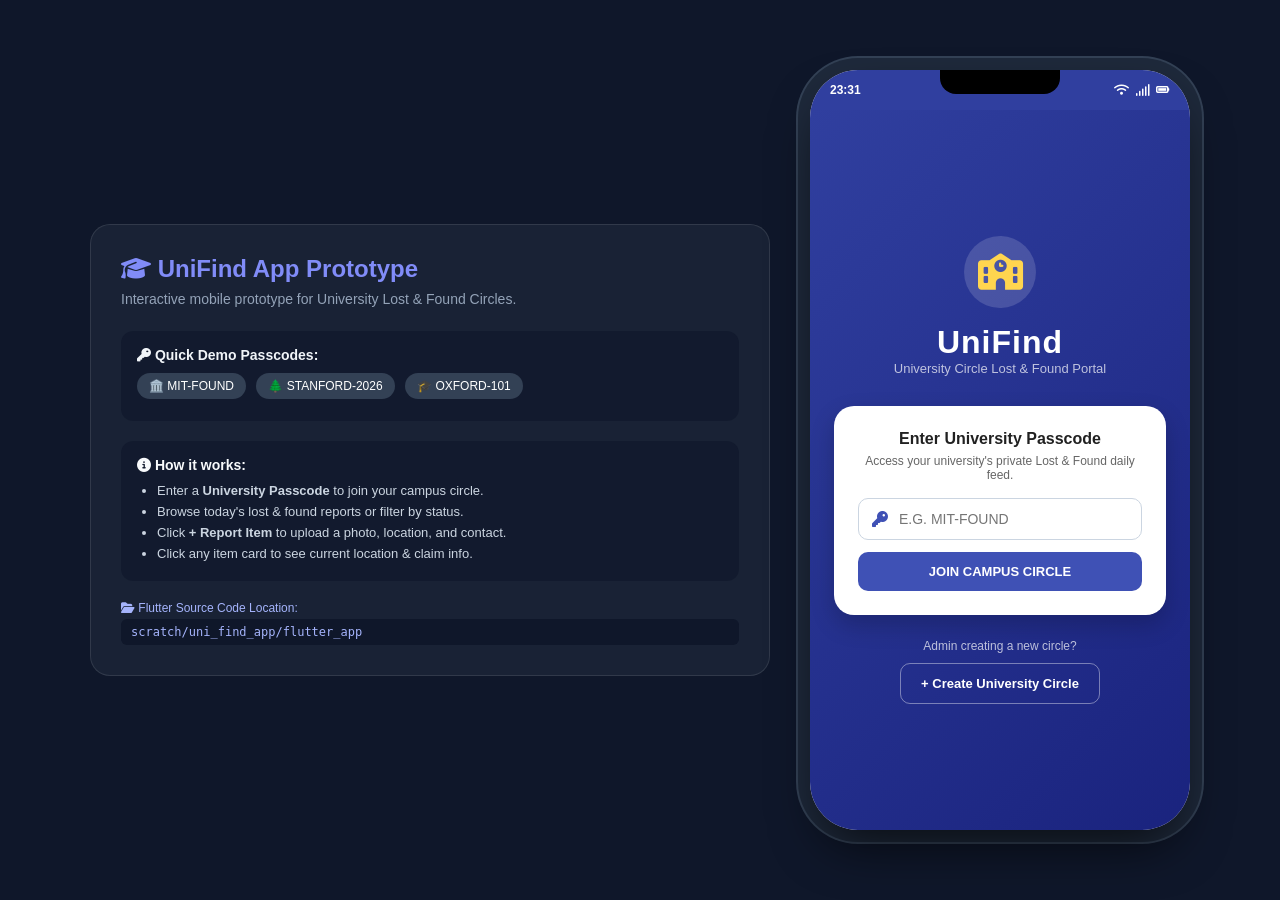
<file: docs/index.html>
<!DOCTYPE html>
<html lang="en">
<head>
  <meta charset="UTF-8">
  <meta name="viewport" content="width=device-width, initial-scale=1.0">
  <title>UniFind - Campus Lost & Found Mobile App Prototype</title>
  <link rel="stylesheet" href="styles.css">
  <link rel="stylesheet" href="https://cdnjs.cloudflare.com/ajax/libs/font-awesome/6.4.0/css/all.min.css">
</head>
<body>
  <div class="desktop-wrapper">
    <div class="control-panel">
      <h1><i class="fa-solid fa-graduation-cap"></i> UniFind App Prototype</h1>
      <p>Interactive mobile prototype for University Lost & Found Circles.</p>

      <div class="demo-passcodes">
        <h3><i class="fa-solid fa-key"></i> Quick Demo Passcodes:</h3>
        <button class="chip-btn" onclick="fillPasscode('MIT-FOUND')">🏛️ MIT-FOUND</button>
        <button class="chip-btn" onclick="fillPasscode('STANFORD-2026')">🌲 STANFORD-2026</button>
        <button class="chip-btn" onclick="fillPasscode('OXFORD-101')">🎓 OXFORD-101</button>
      </div>

      <div class="quick-instructions">
        <h3><i class="fa-solid fa-circle-info"></i> How it works:</h3>
        <ul>
          <li>Enter a <strong>University Passcode</strong> to join your campus circle.</li>
          <li>Browse today's lost & found reports or filter by status.</li>
          <li>Click <strong>+ Report Item</strong> to upload a photo, location, and contact.</li>
          <li>Click any item card to see current location & claim info.</li>
        </ul>
      </div>

      <div class="workspace-tip">
        <i class="fa-solid fa-folder-open"></i> Flutter Source Code Location:
        <code>scratch/uni_find_app/flutter_app</code>
      </div>
    </div>

    <!-- Phone Simulator Container -->
    <div class="phone-simulator">
      <div class="phone-speaker"></div>
      
      <!-- Screen Views Container -->
      <div class="phone-screen">
        
        <!-- Top Status Bar -->
        <div class="status-bar">
          <span id="clock">13:45</span>
          <div class="status-icons">
            <i class="fa-solid fa-wifi"></i>
            <i class="fa-solid fa-signal"></i>
            <i class="fa-solid fa-battery-full"></i>
          </div>
        </div>

        <!-- VIEW 1: PASSCODE ENTRY -->
        <div id="view-passcode" class="view active">
          <div class="auth-hero">
            <div class="app-icon-badge">
              <i class="fa-solid fa-school"></i>
            </div>
            <h2>UniFind</h2>
            <p>University Circle Lost & Found Portal</p>
          </div>

          <div class="card auth-card">
            <h3>Enter University Passcode</h3>
            <p class="subtext">Access your university's private Lost & Found daily feed.</p>
            
            <div class="input-group">
              <i class="fa-solid fa-key input-icon"></i>
              <input type="text" id="passcode-input" placeholder="e.g. MIT-FOUND" uppercase>
            </div>
            <div id="auth-error" class="error-msg hidden">Invalid Passcode! Try MIT-FOUND or STANFORD-2026.</div>

            <button class="btn btn-primary" onclick="handleJoinPasscode()">JOIN CAMPUS CIRCLE</button>
          </div>

          <div class="create-circle-sec">
            <p>Admin creating a new circle?</p>
            <button class="btn btn-outline" onclick="showCreateModal()">+ Create University Circle</button>
          </div>
        </div>

        <!-- VIEW 2: CAMPUS DASHBOARD -->
        <div id="view-dashboard" class="view hidden">
          <!-- App Bar Header -->
          <header class="app-header">
            <div class="circle-info">
              <span id="circle-badge" class="badge-emoji">🏛️</span>
              <div>
                <h3 id="circle-name">MIT Campus Circle</h3>
                <span id="circle-meta" class="sub-meta">Passcode: MIT-FOUND • 4,250 members</span>
              </div>
            </div>
            <button class="icon-btn" onclick="handleLeaveCircle()" title="Switch Circle">
              <i class="fa-solid fa-arrow-right-from-bracket"></i>
            </button>
          </header>

          <!-- Search & Filter Bar -->
          <div class="search-filter-box">
            <div class="search-bar">
              <i class="fa-solid fa-magnifying-glass"></i>
              <input type="text" id="search-input" placeholder="Search reported items or places..." oninput="renderItems()">
            </div>
            
            <div class="filter-row">
              <div class="status-chips">
                <button class="status-chip active" data-status="ALL" onclick="setStatusFilter('ALL', this)">All</button>
                <button class="status-chip" data-status="LOST" onclick="setStatusFilter('LOST', this)">🔴 Lost</button>
                <button class="status-chip" data-status="FOUND" onclick="setStatusFilter('FOUND', this)">🟢 Found</button>
                <button class="status-chip" data-status="CLAIMED" onclick="setStatusFilter('CLAIMED', this)">⚪ Claimed</button>
              </div>
              <button id="today-toggle" class="today-btn" onclick="toggleTodayFilter()">⚡ Today</button>
            </div>
          </div>

          <!-- Feed Container -->
          <div id="items-container" class="items-list">
            <!-- Dynamic items rendered via app.js -->
          </div>

          <!-- Floating Action Button -->
          <button class="fab" onclick="showReportModal()">
            <i class="fa-solid fa-plus"></i> REPORT ITEM
          </button>
        </div>

      </div>
    </div>
  </div>

  <!-- MODAL: REPORT ITEM -->
  <div id="report-modal" class="modal hidden">
    <div class="modal-content">
      <div class="modal-header">
        <h3><i class="fa-solid fa-bullhorn"></i> Report Lost or Found Item</h3>
        <button class="close-btn" onclick="closeReportModal()">&times;</button>
      </div>
      <form id="report-form" onsubmit="handleReportSubmit(event)">
        
        <div class="status-radio-group">
          <label class="radio-label lost">
            <input type="radio" name="itemStatus" value="LOST">
            <span>🔴 I LOST This Item</span>
          </label>
          <label class="radio-label found">
            <input type="radio" name="itemStatus" value="FOUND" checked>
            <span>🟢 I FOUND This Item</span>
          </label>
        </div>

        <div class="form-group">
          <label>Item Name / Title *</label>
          <input type="text" id="form-title" placeholder="e.g. Silver AirPods Pro in Black Case" required>
        </div>

        <div class="form-group">
          <label>Category *</label>
          <select id="form-category" required>
            <option value="electronics">Electronics / Gadgets</option>
            <option value="keys">Keys</option>
            <option value="idCard">ID Card / Badge</option>
            <option value="wallet">Wallet / Purse</option>
            <option value="clothing">Clothing / Accessories</option>
            <option value="books">Books & Stationery</option>
            <option value="bag">Bag / Backpack</option>
            <option value="other">Other</option>
          </select>
        </div>

        <div class="form-group">
          <label>Description / Remarks / Condition *</label>
          <textarea id="form-desc" rows="3" placeholder="Specify color, marks, condition, or confidential detail..." required></textarea>
        </div>

        <div class="form-group">
          <label>Place Where Lost / Found *</label>
          <input type="text" id="form-location" placeholder="e.g. Central Library, 3rd Floor" required>
        </div>

        <div class="form-group">
          <label>Where is the item right now? *</label>
          <input type="text" id="form-storage" placeholder="e.g. Main Security Desk Gate 1 / Held by me" required>
        </div>

        <div class="form-section-title">Designated Contact Information</div>

        <div class="form-group">
          <label>Contact Person Name *</label>
          <input type="text" id="form-contact-name" placeholder="e.g. Officer Alex Rivera" required>
        </div>

        <div class="form-group">
          <label>Phone / WhatsApp Number *</label>
          <input type="text" id="form-contact-phone" placeholder="e.g. +1 (555) 019-2831" required>
        </div>

        <div class="form-group">
          <label>Email Address *</label>
          <input type="email" id="form-contact-email" placeholder="e.g. alex@university.edu" required>
        </div>

        <div class="form-group">
          <label>Photo URL (Optional preset ready)</label>
          <input type="url" id="form-photo" placeholder="https://..." value="https://images.unsplash.com/photo-1541807084-5c52b6b3adef?w=500">
        </div>

        <button type="submit" class="btn btn-primary btn-block">PUBLISH TO CAMPUS CIRCLE</button>
      </form>
    </div>
  </div>

  <!-- MODAL: ITEM DETAILS -->
  <div id="detail-modal" class="modal hidden">
    <div class="modal-content">
      <div class="modal-header">
        <h3><i class="fa-solid fa-circle-info"></i> Item Details</h3>
        <button class="close-btn" onclick="closeDetailModal()">&times;</button>
      </div>
      <div id="detail-content">
        <!-- Rendered dynamically -->
      </div>
    </div>
  </div>

  <!-- MODAL: CREATE CIRCLE -->
  <div id="create-circle-modal" class="modal hidden">
    <div class="modal-content">
      <div class="modal-header">
        <h3><i class="fa-solid fa-plus-circle"></i> Create University Circle</h3>
        <button class="close-btn" onclick="closeCreateModal()">&times;</button>
      </div>
      <form id="create-circle-form" onsubmit="handleCreateCircleSubmit(event)">
        <div class="form-group">
          <label>University Name *</label>
          <input type="text" id="new-circle-name" placeholder="e.g. Harvard University" required>
        </div>
        <div class="form-group">
          <label>Create Passcode *</label>
          <input type="text" id="new-circle-code" placeholder="e.g. HARVARD-2026" required uppercase>
        </div>
        <div class="form-group">
          <label>Campus Location *</label>
          <input type="text" id="new-circle-loc" placeholder="e.g. Cambridge, MA" required>
        </div>
        <div class="form-group">
          <label>Admin Contact Email *</label>
          <input type="email" id="new-circle-email" placeholder="e.g. admin@harvard.edu" required>
        </div>
        <button type="submit" class="btn btn-primary btn-block">CREATE & JOIN CIRCLE</button>
      </form>
    </div>
  </div>

  <script src="app.js"></script>
</body>
</html>
</file>
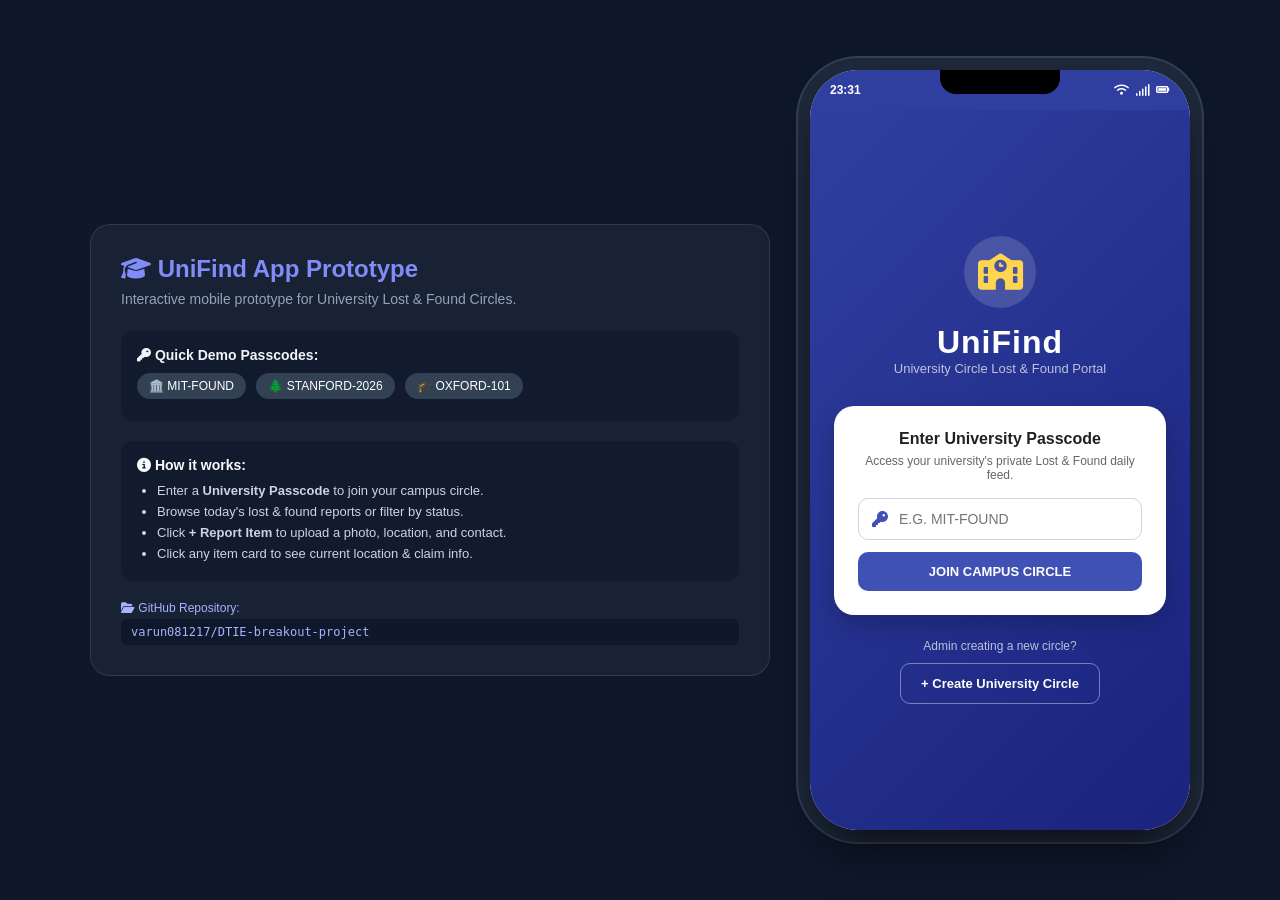
<file: unifind_app_standalone.html>
<!DOCTYPE html>
<html lang="en">
<head>
  <meta charset="UTF-8">
  <meta name="viewport" content="width=device-width, initial-scale=1.0">
  <title>UniFind - Campus Lost & Found Mobile App Prototype</title>
  <link rel="stylesheet" href="https://cdnjs.cloudflare.com/ajax/libs/font-awesome/6.4.0/css/all.min.css">
  <style>
    :root {
      --primary: #3f51b5;
      --primary-dark: #303f9f;
      --primary-light: #e8eaf6;
      --accent: #ff4081;
      --bg-dark: #1a1c2e;
      --card-bg: #ffffff;
      --text-main: #212121;
      --text-muted: #666666;
      --lost-red: #e53935;
      --found-green: #43a047;
      --claimed-gray: #757575;
    }

    * {
      box-sizing: border-box;
      margin: 0;
      padding: 0;
      font-family: -apple-system, BlinkMacSystemFont, "Segoe UI", Roboto, Helvetica, Arial, sans-serif;
    }

    body {
      background: #0f172a;
      color: #f8fafc;
      min-height: 100vh;
      display: flex;
      justify-content: center;
      align-items: center;
      padding: 20px;
    }

    .desktop-wrapper {
      display: flex;
      gap: 40px;
      max-width: 1100px;
      width: 100%;
      align-items: center;
    }

    .control-panel {
      flex: 1;
      background: rgba(30, 41, 59, 0.7);
      backdrop-filter: blur(12px);
      border: 1px solid rgba(255, 255, 255, 0.1);
      padding: 30px;
      border-radius: 20px;
    }

    .control-panel h1 {
      font-size: 24px;
      margin-bottom: 8px;
      color: #818cf8;
    }

    .control-panel p {
      color: #94a3b8;
      margin-bottom: 24px;
      font-size: 14px;
    }

    .demo-passcodes {
      background: rgba(15, 23, 42, 0.6);
      padding: 16px;
      border-radius: 12px;
      margin-bottom: 20px;
    }

    .demo-passcodes h3 {
      font-size: 14px;
      color: #f1f5f9;
      margin-bottom: 10px;
    }

    .chip-btn {
      background: #334155;
      color: #fff;
      border: none;
      padding: 6px 12px;
      border-radius: 20px;
      font-size: 12px;
      cursor: pointer;
      margin-right: 6px;
      margin-bottom: 6px;
      transition: all 0.2s;
    }

    .chip-btn:hover {
      background: #6366f1;
    }

    .quick-instructions {
      background: rgba(15, 23, 42, 0.6);
      padding: 16px;
      border-radius: 12px;
      margin-bottom: 20px;
    }

    .quick-instructions h3 {
      font-size: 14px;
      margin-bottom: 8px;
    }

    .quick-instructions ul {
      padding-left: 20px;
      font-size: 13px;
      color: #cbd5e1;
      line-height: 1.6;
    }

    .workspace-tip {
      font-size: 12px;
      color: #a5b4fc;
    }

    .workspace-tip code {
      display: block;
      margin-top: 4px;
      background: #0f172a;
      padding: 6px 10px;
      border-radius: 6px;
      font-family: monospace;
    }

    /* PHONE SIMULATOR SHELL */
    .phone-simulator {
      width: 380px;
      height: 760px;
      background: #000;
      border-radius: 48px;
      box-shadow: 0 25px 50px -12px rgba(0, 0, 0, 0.7), 0 0 0 12px #1e293b, 0 0 0 14px #334155;
      position: relative;
      overflow: hidden;
      display: flex;
      flex-direction: column;
    }

    .phone-speaker {
      width: 120px;
      height: 24px;
      background: #000;
      position: absolute;
      top: 0;
      left: 50%;
      transform: translateX(-50%);
      border-bottom-left-radius: 16px;
      border-bottom-right-radius: 16px;
      z-index: 100;
    }

    .phone-screen {
      flex: 1;
      background: #f8fafc;
      color: var(--text-main);
      display: flex;
      flex-direction: column;
      position: relative;
      overflow: hidden;
    }

    .status-bar {
      height: 40px;
      padding: 0 20px;
      display: flex;
      justify-content: space-between;
      align-items: center;
      font-size: 12px;
      font-weight: 600;
      color: #fff;
      background: var(--primary-dark);
      z-index: 90;
    }

    .status-icons {
      display: flex;
      gap: 6px;
    }

    /* VIEWS */
    .view {
      flex: 1;
      display: flex;
      flex-direction: column;
      overflow-y: auto;
      position: relative;
    }

    .view.hidden {
      display: none !important;
    }

    /* AUTH VIEW */
    #view-passcode {
      background: linear-gradient(135deg, #303f9f 0%, #1a237e 100%);
      color: #fff;
      padding: 24px;
      text-align: center;
      justify-content: center;
    }

    .auth-hero {
      margin-bottom: 30px;
    }

    .app-icon-badge {
      width: 72px;
      height: 72px;
      background: rgba(255, 255, 255, 0.15);
      border-radius: 50%;
      display: flex;
      justify-content: center;
      align-items: center;
      font-size: 36px;
      color: #ffd54f;
      margin: 0 auto 16px;
    }

    .auth-hero h2 {
      font-size: 32px;
      font-weight: 800;
      letter-spacing: 1px;
    }

    .auth-hero p {
      font-size: 13px;
      color: rgba(255, 255, 255, 0.7);
    }

    .auth-card {
      background: #fff;
      color: var(--text-main);
      padding: 24px;
      border-radius: 20px;
      box-shadow: 0 10px 25px rgba(0, 0, 0, 0.2);
    }

    .auth-card h3 {
      font-size: 16px;
      font-weight: 700;
    }

    .subtext {
      font-size: 12px;
      color: #666;
      margin: 6px 0 16px;
    }

    .input-group {
      position: relative;
      margin-bottom: 12px;
    }

    .input-icon {
      position: absolute;
      left: 14px;
      top: 50%;
      transform: translateY(-50%);
      color: var(--primary);
    }

    .input-group input {
      width: 100%;
      padding: 12px 12px 12px 40px;
      border: 1px solid #cbd5e1;
      border-radius: 10px;
      font-size: 14px;
      text-transform: uppercase;
    }

    .error-msg {
      color: var(--lost-red);
      font-size: 12px;
      margin-bottom: 12px;
    }

    .btn {
      padding: 12px 20px;
      border: none;
      border-radius: 10px;
      font-weight: 700;
      font-size: 13px;
      cursor: pointer;
      transition: opacity 0.2s;
    }

    .btn-primary {
      background: var(--primary);
      color: #fff;
      width: 100%;
    }

    .btn-primary:hover {
      opacity: 0.9;
    }

    .btn-outline {
      background: transparent;
      border: 1px solid rgba(255, 255, 255, 0.4);
      color: #fff;
      margin-top: 10px;
    }

    .create-circle-sec {
      margin-top: 24px;
      font-size: 12px;
      color: rgba(255, 255, 255, 0.7);
    }

    /* DASHBOARD VIEW */
    .app-header {
      background: var(--primary-dark);
      color: #fff;
      padding: 12px 16px;
      display: flex;
      justify-content: space-between;
      align-items: center;
    }

    .circle-info {
      display: flex;
      align-items: center;
      gap: 10px;
    }

    .badge-emoji {
      font-size: 24px;
    }

    .circle-info h3 {
      font-size: 14px;
      font-weight: 700;
    }

    .sub-meta {
      font-size: 10px;
      color: rgba(255, 255, 255, 0.7);
    }

    .icon-btn {
      background: none;
      border: none;
      color: #fff;
      font-size: 16px;
      cursor: pointer;
    }

    .search-filter-box {
      background: var(--primary-dark);
      padding: 0 16px 14px;
    }

    .search-bar {
      position: relative;
      margin-bottom: 10px;
    }

    .search-bar i {
      position: absolute;
      left: 12px;
      top: 50%;
      transform: translateY(-50%);
      color: #94a3b8;
    }

    .search-bar input {
      width: 100%;
      padding: 10px 10px 10px 36px;
      border: none;
      border-radius: 20px;
      font-size: 13px;
      outline: none;
    }

    .filter-row {
      display: flex;
      justify-content: space-between;
      align-items: center;
    }

    .status-chips {
      display: flex;
      gap: 4px;
    }

    .status-chip {
      background: rgba(255, 255, 255, 0.2);
      color: #fff;
      border: none;
      padding: 4px 10px;
      border-radius: 14px;
      font-size: 11px;
      cursor: pointer;
    }

    .status-chip.active {
      background: #fff;
      color: var(--primary-dark);
      font-weight: 700;
    }

    .today-btn {
      background: rgba(255, 255, 255, 0.2);
      color: #fff;
      border: none;
      padding: 4px 10px;
      border-radius: 14px;
      font-size: 11px;
      font-weight: 700;
      cursor: pointer;
    }

    .today-btn.active {
      background: #f59e0b;
      color: #fff;
    }

    /* FEED ITEMS LIST */
    .items-list {
      flex: 1;
      padding: 14px;
      overflow-y: auto;
    }

    .item-card {
      background: #fff;
      border-radius: 16px;
      overflow: hidden;
      box-shadow: 0 4px 12px rgba(0, 0, 0, 0.05);
      margin-bottom: 14px;
      cursor: pointer;
      transition: transform 0.2s;
    }

    .item-card:hover {
      transform: translateY(-2px);
    }

    .card-img-wrap {
      height: 160px;
      position: relative;
      background: #e2e8f0;
    }

    .card-img-wrap img {
      width: 100%;
      height: 100%;
      object-fit: cover;
    }

    .card-badge {
      position: absolute;
      top: 10px;
      left: 10px;
      padding: 4px 8px;
      border-radius: 12px;
      font-size: 10px;
      font-weight: 800;
      color: #fff;
      letter-spacing: 0.5px;
    }

    .badge-lost { background: var(--lost-red); }
    .badge-found { background: var(--found-green); }
    .badge-claimed { background: var(--claimed-gray); }

    .badge-today {
      position: absolute;
      top: 10px;
      right: 10px;
      background: #f59e0b;
      color: #fff;
      font-size: 9px;
      padding: 3px 6px;
      border-radius: 8px;
      font-weight: 800;
    }

    .card-body {
      padding: 12px;
    }

    .card-title-row {
      display: flex;
      justify-content: space-between;
      align-items: center;
      margin-bottom: 4px;
    }

    .card-title-row h4 {
      font-size: 15px;
      font-weight: 700;
    }

    .cat-chip {
      font-size: 10px;
      background: var(--primary-light);
      color: var(--primary);
      padding: 2px 6px;
      border-radius: 6px;
    }

    .card-desc {
      font-size: 12px;
      color: #64748b;
      margin-bottom: 10px;
      display: -webkit-box;
      -webkit-line-clamp: 2;
      -webkit-box-orient: vertical;
      overflow: hidden;
    }

    .card-meta-line {
      font-size: 11px;
      color: #334155;
      display: flex;
      align-items: center;
      gap: 6px;
      margin-bottom: 4px;
    }

    .card-meta-line i {
      width: 14px;
      color: var(--primary);
    }

    .fab {
      position: absolute;
      bottom: 16px;
      right: 16px;
      background: var(--primary);
      color: #fff;
      border: none;
      padding: 12px 18px;
      border-radius: 30px;
      font-weight: 700;
      font-size: 12px;
      box-shadow: 0 4px 14px rgba(63, 81, 181, 0.4);
      cursor: pointer;
    }

    /* MODALS */
    .modal {
      position: absolute;
      top: 0;
      left: 0;
      right: 0;
      bottom: 0;
      background: rgba(0, 0, 0, 0.6);
      z-index: 200;
      display: flex;
      justify-content: center;
      align-items: flex-end;
    }

    .modal.hidden {
      display: none !important;
    }

    .modal-content {
      background: #fff;
      color: var(--text-main);
      width: 100%;
      max-height: 90%;
      border-top-left-radius: 24px;
      border-top-right-radius: 24px;
      padding: 20px;
      overflow-y: auto;
    }

    .modal-header {
      display: flex;
      justify-content: space-between;
      align-items: center;
      margin-bottom: 16px;
      border-bottom: 1px solid #e2e8f0;
      padding-bottom: 10px;
    }

    .modal-header h3 {
      font-size: 16px;
      color: var(--primary-dark);
    }

    .close-btn {
      background: none;
      border: none;
      font-size: 24px;
      cursor: pointer;
      color: #64748b;
    }

    .status-radio-group {
      display: flex;
      gap: 10px;
      margin-bottom: 14px;
    }

    .radio-label {
      flex: 1;
      padding: 10px;
      border: 1px solid #cbd5e1;
      border-radius: 8px;
      font-size: 11px;
      font-weight: 700;
      display: flex;
      align-items: center;
      gap: 6px;
      cursor: pointer;
    }

    .form-group {
      margin-bottom: 12px;
    }

    .form-group label {
      display: block;
      font-size: 11px;
      font-weight: 700;
      color: #475569;
      margin-bottom: 4px;
    }

    .form-group input,
    .form-group select,
    .form-group textarea {
      width: 100%;
      padding: 8px 12px;
      border: 1px solid #cbd5e1;
      border-radius: 8px;
      font-size: 12px;
    }

    .form-section-title {
      font-size: 12px;
      font-weight: 800;
      color: var(--primary);
      margin: 16px 0 8px;
    }

    .btn-block {
      width: 100%;
      margin-top: 10px;
    }

    .hidden {
      display: none !important;
    }
  </style>
</head>
<body>
  <div class="desktop-wrapper">
    <div class="control-panel">
      <h1><i class="fa-solid fa-graduation-cap"></i> UniFind App Prototype</h1>
      <p>Interactive mobile prototype for University Lost & Found Circles.</p>

      <div class="demo-passcodes">
        <h3><i class="fa-solid fa-key"></i> Quick Demo Passcodes:</h3>
        <button class="chip-btn" onclick="fillPasscode('MIT-FOUND')">🏛️ MIT-FOUND</button>
        <button class="chip-btn" onclick="fillPasscode('STANFORD-2026')">🌲 STANFORD-2026</button>
        <button class="chip-btn" onclick="fillPasscode('OXFORD-101')">🎓 OXFORD-101</button>
      </div>

      <div class="quick-instructions">
        <h3><i class="fa-solid fa-circle-info"></i> How it works:</h3>
        <ul>
          <li>Enter a <strong>University Passcode</strong> to join your campus circle.</li>
          <li>Browse today's lost & found reports or filter by status.</li>
          <li>Click <strong>+ Report Item</strong> to upload a photo, location, and contact.</li>
          <li>Click any item card to see current location & claim info.</li>
        </ul>
      </div>

      <div class="workspace-tip">
        <i class="fa-solid fa-folder-open"></i> GitHub Repository:
        <code>varun081217/DTIE-breakout-project</code>
      </div>
    </div>

    <!-- Phone Simulator Container -->
    <div class="phone-simulator">
      <div class="phone-speaker"></div>
      
      <!-- Screen Views Container -->
      <div class="phone-screen">
        
        <!-- Top Status Bar -->
        <div class="status-bar">
          <span id="clock">13:45</span>
          <div class="status-icons">
            <i class="fa-solid fa-wifi"></i>
            <i class="fa-solid fa-signal"></i>
            <i class="fa-solid fa-battery-full"></i>
          </div>
        </div>

        <!-- VIEW 1: PASSCODE ENTRY -->
        <div id="view-passcode" class="view active">
          <div class="auth-hero">
            <div class="app-icon-badge">
              <i class="fa-solid fa-school"></i>
            </div>
            <h2>UniFind</h2>
            <p>University Circle Lost & Found Portal</p>
          </div>

          <div class="card auth-card">
            <h3>Enter University Passcode</h3>
            <p class="subtext">Access your university's private Lost & Found daily feed.</p>
            
            <div class="input-group">
              <i class="fa-solid fa-key input-icon"></i>
              <input type="text" id="passcode-input" placeholder="e.g. MIT-FOUND" uppercase>
            </div>
            <div id="auth-error" class="error-msg hidden">Invalid Passcode! Try MIT-FOUND or STANFORD-2026.</div>

            <button class="btn btn-primary" onclick="handleJoinPasscode()">JOIN CAMPUS CIRCLE</button>
          </div>

          <div class="create-circle-sec">
            <p>Admin creating a new circle?</p>
            <button class="btn btn-outline" onclick="showCreateModal()">+ Create University Circle</button>
          </div>
        </div>

        <!-- VIEW 2: CAMPUS DASHBOARD -->
        <div id="view-dashboard" class="view hidden">
          <!-- App Bar Header -->
          <header class="app-header">
            <div class="circle-info">
              <span id="circle-badge" class="badge-emoji">🏛️</span>
              <div>
                <h3 id="circle-name">MIT Campus Circle</h3>
                <span id="circle-meta" class="sub-meta">Passcode: MIT-FOUND • 4,250 members</span>
              </div>
            </div>
            <button class="icon-btn" onclick="handleLeaveCircle()" title="Switch Circle">
              <i class="fa-solid fa-arrow-right-from-bracket"></i>
            </button>
          </header>

          <!-- Search & Filter Bar -->
          <div class="search-filter-box">
            <div class="search-bar">
              <i class="fa-solid fa-magnifying-glass"></i>
              <input type="text" id="search-input" placeholder="Search reported items or places..." oninput="renderItems()">
            </div>
            
            <div class="filter-row">
              <div class="status-chips">
                <button class="status-chip active" data-status="ALL" onclick="setStatusFilter('ALL', this)">All</button>
                <button class="status-chip" data-status="LOST" onclick="setStatusFilter('LOST', this)">🔴 Lost</button>
                <button class="status-chip" data-status="FOUND" onclick="setStatusFilter('FOUND', this)">🟢 Found</button>
                <button class="status-chip" data-status="CLAIMED" onclick="setStatusFilter('CLAIMED', this)">⚪ Claimed</button>
              </div>
              <button id="today-toggle" class="today-btn" onclick="toggleTodayFilter()">⚡ Today</button>
            </div>
          </div>

          <!-- Feed Container -->
          <div id="items-container" class="items-list">
            <!-- Dynamic items rendered via script -->
          </div>

          <!-- Floating Action Button -->
          <button class="fab" onclick="showReportModal()">
            <i class="fa-solid fa-plus"></i> REPORT ITEM
          </button>
        </div>

      </div>
    </div>
  </div>

  <!-- MODAL: REPORT ITEM -->
  <div id="report-modal" class="modal hidden">
    <div class="modal-content">
      <div class="modal-header">
        <h3><i class="fa-solid fa-bullhorn"></i> Report Lost or Found Item</h3>
        <button class="close-btn" onclick="closeReportModal()">&times;</button>
      </div>
      <form id="report-form" onsubmit="handleReportSubmit(event)">
        
        <div class="status-radio-group">
          <label class="radio-label lost">
            <input type="radio" name="itemStatus" value="LOST">
            <span>🔴 I LOST This Item</span>
          </label>
          <label class="radio-label found">
            <input type="radio" name="itemStatus" value="FOUND" checked>
            <span>🟢 I FOUND This Item</span>
          </label>
        </div>

        <div class="form-group">
          <label>Item Name / Title *</label>
          <input type="text" id="form-title" placeholder="e.g. Silver AirPods Pro in Black Case" required>
        </div>

        <div class="form-group">
          <label>Category *</label>
          <select id="form-category" required>
            <option value="electronics">Electronics / Gadgets</option>
            <option value="keys">Keys</option>
            <option value="idCard">ID Card / Badge</option>
            <option value="wallet">Wallet / Purse</option>
            <option value="clothing">Clothing / Accessories</option>
            <option value="books">Books & Stationery</option>
            <option value="bag">Bag / Backpack</option>
            <option value="other">Other</option>
          </select>
        </div>

        <div class="form-group">
          <label>Description / Remarks / Condition *</label>
          <textarea id="form-desc" rows="3" placeholder="Specify color, marks, condition, or confidential detail..." required></textarea>
        </div>

        <div class="form-group">
          <label>Place Where Lost / Found *</label>
          <input type="text" id="form-location" placeholder="e.g. Central Library, 3rd Floor" required>
        </div>

        <div class="form-group">
          <label>Where is the item right now? *</label>
          <input type="text" id="form-storage" placeholder="e.g. Main Security Desk Gate 1 / Held by me" required>
        </div>

        <div class="form-section-title">Designated Contact Information</div>

        <div class="form-group">
          <label>Contact Person Name *</label>
          <input type="text" id="form-contact-name" placeholder="e.g. Officer Alex Rivera" required>
        </div>

        <div class="form-group">
          <label>Phone / WhatsApp Number *</label>
          <input type="text" id="form-contact-phone" placeholder="e.g. +1 (555) 019-2831" required>
        </div>

        <div class="form-group">
          <label>Email Address *</label>
          <input type="email" id="form-contact-email" placeholder="e.g. alex@university.edu" required>
        </div>

        <div class="form-group">
          <label>Photo URL (Optional preset ready)</label>
          <input type="url" id="form-photo" placeholder="https://..." value="https://images.unsplash.com/photo-1541807084-5c52b6b3adef?w=500">
        </div>

        <button type="submit" class="btn btn-primary btn-block">PUBLISH TO CAMPUS CIRCLE</button>
      </form>
    </div>
  </div>

  <!-- MODAL: ITEM DETAILS -->
  <div id="detail-modal" class="modal hidden">
    <div class="modal-content">
      <div class="modal-header">
        <h3><i class="fa-solid fa-circle-info"></i> Item Details</h3>
        <button class="close-btn" onclick="closeDetailModal()">&times;</button>
      </div>
      <div id="detail-content">
        <!-- Rendered dynamically -->
      </div>
    </div>
  </div>

  <!-- MODAL: CREATE CIRCLE -->
  <div id="create-circle-modal" class="modal hidden">
    <div class="modal-content">
      <div class="modal-header">
        <h3><i class="fa-solid fa-plus-circle"></i> Create University Circle</h3>
        <button class="close-btn" onclick="closeCreateModal()">&times;</button>
      </div>
      <form id="create-circle-form" onsubmit="handleCreateCircleSubmit(event)">
        <div class="form-group">
          <label>University Name *</label>
          <input type="text" id="new-circle-name" placeholder="e.g. Harvard University" required>
        </div>
        <div class="form-group">
          <label>Create Passcode *</label>
          <input type="text" id="new-circle-code" placeholder="e.g. HARVARD-2026" required uppercase>
        </div>
        <div class="form-group">
          <label>Campus Location *</label>
          <input type="text" id="new-circle-loc" placeholder="e.g. Cambridge, MA" required>
        </div>
        <div class="form-group">
          <label>Admin Contact Email *</label>
          <input type="email" id="new-circle-email" placeholder="e.g. admin@harvard.edu" required>
        </div>
        <button type="submit" class="btn btn-primary btn-block">CREATE & JOIN CIRCLE</button>
      </form>
    </div>
  </div>

  <script>
    // State & Data
    const state = {
      activeCircle: null,
      statusFilter: 'ALL',
      onlyToday: false,
      searchQuery: '',
      circles: [
        { id: 'mit_circle', name: 'MIT Campus Circle', passcode: 'MIT-FOUND', location: 'Cambridge, MA', badge: '🏛️', members: 4250 },
        { id: 'stanford_circle', name: 'Stanford University', passcode: 'STANFORD-2026', location: 'Stanford, CA', badge: '🌲', members: 6100 },
        { id: 'oxford_circle', name: 'University of Oxford', passcode: 'OXFORD-101', location: 'Oxford, UK', badge: '🎓', members: 3890 }
      ],
      items: [
        {
          id: 'item_1',
          circleId: 'mit_circle',
          status: 'FOUND',
          title: 'Apple MacBook Air (Space Gray)',
          category: 'Electronics',
          description: 'Found on 3rd floor study desk in the Central Library. Has a sticker of NASA on top lid.',
          location: 'Central Library, 3rd Floor Desk 14',
          storage: 'Main Gate Security Desk',
          contactName: 'Alex Rivera (Security Officer)',
          contactPhone: '+1 (555) 019-2831',
          contactEmail: 'alex.rivera@mit.edu',
          photo: 'https://images.unsplash.com/photo-1517336714731-489689fd1ca8?w=500',
          date: new Date().toISOString()
        },
        {
          id: 'item_2',
          circleId: 'mit_circle',
          status: 'LOST',
          title: 'Blue Leather Wallet with Student ID',
          category: 'Wallet',
          description: 'Lost somewhere between Science Block B and Student Dining Hall around lunch time.',
          location: 'Pathway near Science Block B',
          storage: 'Searching / With Student',
          contactName: 'Sarah Jenkins',
          contactPhone: '+1 (555) 014-9922',
          contactEmail: 's.jenkins@student.mit.edu',
          photo: 'https://images.unsplash.com/photo-1627123424574-724758594e93?w=500',
          date: new Date().toISOString()
        },
        {
          id: 'item_3',
          circleId: 'stanford_circle',
          status: 'FOUND',
          title: 'Set of 4 Brass Keys with Red Keychain',
          category: 'Keys',
          description: 'Found near the Outdoor Basketball Courts after 5 PM pickup game.',
          location: 'Sports Complex Basketball Court 2',
          storage: 'Sports Admin Desk (Room 102)',
          contactName: 'Coach Michael',
          contactPhone: '+1 (555) 018-4411',
          contactEmail: 'm.coach@stanford.edu',
          photo: 'https://images.unsplash.com/photo-1582139329536-e7284fece509?w=500',
          date: new Date().toISOString()
        },
        {
          id: 'item_4',
          circleId: 'mit_circle',
          status: 'CLAIMED',
          title: 'Calculus & Physics Textbooks in Nike Bag',
          category: 'Bag / Books',
          description: 'Black Nike backpack containing 2 textbooks and a blue pencil pouch.',
          location: 'Engineering Auditorium 101',
          storage: 'Returned to Owner',
          contactName: 'Jessica Wu',
          contactPhone: '+1 (555) 012-7744',
          contactEmail: 'j.wu@student.mit.edu',
          photo: 'https://images.unsplash.com/photo-1553062407-98eeb64c6a62?w=500',
          date: new Date(Date.now() - 86400000).toISOString()
        }
      ]
    };

    function updateClock() {
      const now = new Date();
      const hrs = String(now.getHours()).padStart(2, '0');
      const mins = String(now.getMinutes()).padStart(2, '0');
      document.getElementById('clock').textContent = `${hrs}:${mins}`;
    }
    setInterval(updateClock, 1000);
    updateClock();

    function fillPasscode(code) {
      document.getElementById('passcode-input').value = code;
    }

    function handleJoinPasscode() {
      const input = document.getElementById('passcode-input').value.trim().toUpperCase();
      const found = state.circles.find(c => c.passcode.toUpperCase() === input);

      if (found) {
        state.activeCircle = found;
        document.getElementById('auth-error').classList.add('hidden');
        showDashboardView();
      } else {
        document.getElementById('auth-error').classList.remove('hidden');
      }
    }

    function handleLeaveCircle() {
      state.activeCircle = null;
      document.getElementById('view-dashboard').classList.add('hidden');
      document.getElementById('view-passcode').classList.remove('hidden');
    }

    function showDashboardView() {
      document.getElementById('view-passcode').classList.add('hidden');
      document.getElementById('view-dashboard').classList.remove('hidden');

      document.getElementById('circle-badge').textContent = state.activeCircle.badge;
      document.getElementById('circle-name').textContent = state.activeCircle.name;
      document.getElementById('circle-meta').textContent = `Passcode: ${state.activeCircle.passcode} • ${state.activeCircle.members} members`;

      renderItems();
    }

    function setStatusFilter(status, el) {
      state.statusFilter = status;
      document.querySelectorAll('.status-chip').forEach(c => c.classList.remove('active'));
      el.classList.add('active');
      renderItems();
    }

    function toggleTodayFilter() {
      state.onlyToday = !state.onlyToday;
      const btn = document.getElementById('today-toggle');
      if (state.onlyToday) {
        btn.classList.add('active');
      } else {
        btn.classList.remove('active');
      }
      renderItems();
    }

    function renderItems() {
      const container = document.getElementById('items-container');
      const query = document.getElementById('search-input').value.trim().toLowerCase();

      const filtered = state.items.filter(item => {
        if (item.circleId !== state.activeCircle.id) return false;
        if (state.statusFilter !== 'ALL' && item.status !== state.statusFilter) return false;
        
        if (state.onlyToday) {
          const itemDate = new Date(item.date).toDateString();
          const today = new Date().toDateString();
          if (itemDate !== today) return false;
        }

        if (query) {
          const titleMatch = item.title.toLowerCase().includes(query);
          const descMatch = item.description.toLowerCase().includes(query);
          const locMatch = item.location.toLowerCase().includes(query);
          if (!titleMatch && !descMatch && !locMatch) return false;
        }

        return true;
      });

      if (filtered.length === 0) {
        container.innerHTML = `
          <div style="text-align:center; padding: 40px 20px; color: #94a3b8;">
            <i class="fa-solid fa-folder-open" style="font-size: 48px; margin-bottom: 12px; color: #cbd5e1;"></i>
            <h4 style="font-size: 16px; color: #334155; margin-bottom: 6px;">No items reported yet!</h4>
            <p style="font-size: 12px;">Be the first to report a lost or found item in your campus circle.</p>
          </div>
        `;
        return;
      }

      container.innerHTML = filtered.map(item => {
        const isToday = new Date(item.date).toDateString() === new Date().toDateString();
        const dateFormatted = new Date(item.date).toLocaleDateString('en-US', { month: 'short', day: 'numeric', hour: '2-digit', minute: '2-digit' });

        let badgeClass = 'badge-found';
        if (item.status === 'LOST') badgeClass = 'badge-lost';
        if (item.status === 'CLAIMED') badgeClass = 'badge-claimed';

        return `
          <div class="item-card" onclick="openDetailModal('${item.id}')">
            <div class="card-img-wrap">
              <img src="${item.photo}" alt="${item.title}" onerror="this.src='https://images.unsplash.com/photo-1584438784894-089d6a62b8fa?w=500'">
              <span class="card-badge ${badgeClass}">${item.status}</span>
              ${isToday ? `<span class="badge-today">⚡ TODAY</span>` : ''}
            </div>
            <div class="card-body">
              <div class="card-title-row">
                <h4>${item.title}</h4>
                <span class="cat-chip">${item.category}</span>
              </div>
              <p class="card-desc">${item.description}</p>
              <div class="card-meta-line">
                <i class="fa-solid fa-location-dot"></i>
                <span>Lost/Found at: ${item.location}</span>
              </div>
              <div class="card-meta-line" style="color: #0d9488; font-weight: 600;">
                <i class="fa-solid fa-pin"></i>
                <span>Current Spot: ${item.storage}</span>
              </div>
              <div class="card-meta-line" style="font-size: 10px; color: #94a3b8; justify-content: flex-end; margin-top: 6px;">
                <span>${dateFormatted}</span>
              </div>
            </div>
          </div>
        `;
      }).join('');
    }

    function showReportModal() {
      document.getElementById('report-modal').classList.remove('hidden');
    }

    function closeReportModal() {
      document.getElementById('report-modal').classList.add('hidden');
    }

    function showCreateModal() {
      document.getElementById('create-circle-modal').classList.remove('hidden');
    }

    function closeCreateModal() {
      document.getElementById('create-circle-modal').classList.add('hidden');
    }

    function closeDetailModal() {
      document.getElementById('detail-modal').classList.add('hidden');
    }

    function handleReportSubmit(e) {
      e.preventDefault();
      const status = document.querySelector('input[name="itemStatus"]:checked').value;
      const title = document.getElementById('form-title').value.trim();
      const category = document.getElementById('form-category').value;
      const description = document.getElementById('form-desc').value.trim();
      const location = document.getElementById('form-location').value.trim();
      const storage = document.getElementById('form-storage').value.trim();
      const contactName = document.getElementById('form-contact-name').value.trim();
      const contactPhone = document.getElementById('form-contact-phone').value.trim();
      const contactEmail = document.getElementById('form-contact-email').value.trim();
      const photo = document.getElementById('form-photo').value.trim() || 'https://images.unsplash.com/photo-1541807084-5c52b6b3adef?w=500';

      const newItem = {
        id: `item_${Date.now()}`,
        circleId: state.activeCircle.id,
        status,
        title,
        category,
        description,
        location,
        storage,
        contactName,
        contactPhone,
        contactEmail,
        photo,
        date: new Date().toISOString()
      };

      state.items.unshift(newItem);
      closeReportModal();
      document.getElementById('report-form').reset();
      renderItems();
    }

    function openDetailModal(itemId) {
      const item = state.items.find(i => i.id === itemId);
      if (!item) return;

      const content = document.getElementById('detail-content');
      const dateFormatted = new Date(item.date).toLocaleDateString('en-US', { weekday: 'short', month: 'short', day: 'numeric', hour: '2-digit', minute: '2-digit' });

      let badgeColor = '#43a047';
      if (item.status === 'LOST') badgeColor = '#e53935';
      if (item.status === 'CLAIMED') badgeColor = '#757575';

      content.innerHTML = `
        <div style="border-radius: 12px; overflow: hidden; margin-bottom: 14px; position: relative;">
          <img src="${item.photo}" style="width: 100%; height: 200px; object-fit: cover;">
          <span style="position: absolute; top: 10px; left: 10px; background: ${badgeColor}; color: #fff; padding: 4px 10px; border-radius: 12px; font-weight: 800; font-size: 11px;">
            ${item.status} ITEM
          </span>
        </div>

        <h3 style="font-size: 18px; font-weight: 700; margin-bottom: 4px;">${item.title}</h3>
        <p style="font-size: 11px; color: #64748b; margin-bottom: 12px;">Reported on ${dateFormatted}</p>

        <div style="background: #f8fafc; border-left: 4px solid #3f51b5; padding: 10px; border-radius: 6px; font-size: 12px; margin-bottom: 14px; line-height: 1.4;">
          <strong>Remarks & Description:</strong><br>${item.description}
        </div>

        <div style="background: #e0f2fe; padding: 10px; border-radius: 8px; font-size: 12px; margin-bottom: 8px; color: #0369a1;">
          <i class="fa-solid fa-location-dot"></i> <strong>Place Lost/Found:</strong> ${item.location}
        </div>

        <div style="background: #ccfbf1; padding: 10px; border-radius: 8px; font-size: 12px; margin-bottom: 16px; color: #0f766e;">
          <i class="fa-solid fa-pin"></i> <strong>Current Storage Spot:</strong> ${item.storage}
        </div>

        <div style="border: 1px solid #e2e8f0; border-radius: 12px; padding: 14px; margin-bottom: 16px;">
          <h4 style="font-size: 13px; color: #334155; margin-bottom: 8px;"><i class="fa-solid fa-user-shield"></i> Designated Contact Info</h4>
          <p style="font-size: 13px; font-weight: 700;">${item.contactName}</p>
          <p style="font-size: 12px; color: #475569;">📞 ${item.contactPhone}</p>
          <p style="font-size: 12px; color: #475569;">✉️ ${item.contactEmail}</p>
        </div>

        ${item.status !== 'CLAIMED' ? `
          <button class="btn btn-primary btn-block" style="background: #0d9488;" onclick="markItemClaimed('${item.id}')">
            <i class="fa-solid fa-circle-check"></i> MARK AS CLAIMED / RETURNED
          </button>
        ` : ''}
      `;

      document.getElementById('detail-modal').classList.remove('hidden');
    }

    function markItemClaimed(itemId) {
      const item = state.items.find(i => i.id === itemId);
      if (item) {
        item.status = 'CLAIMED';
        closeDetailModal();
        renderItems();
      }
    }

    function handleCreateCircleSubmit(e) {
      e.preventDefault();
      const name = document.getElementById('new-circle-name').value.trim();
      const code = document.getElementById('new-circle-code').value.trim().toUpperCase();
      const location = document.getElementById('new-circle-loc').value.trim();

      const newCircle = {
        id: `circle_${Date.now()}`,
        name,
        passcode: code,
        location,
        badge: '🏫',
        members: 1
      };

      state.circles.push(newCircle);
      state.activeCircle = newCircle;
      closeCreateModal();
      document.getElementById('create-circle-form').reset();
      showDashboardView();
    }
  </script>
</body>
</html>
</file>
<file: docs/styles.css>
:root {
  --primary: #3f51b5;
  --primary-dark: #303f9f;
  --primary-light: #e8eaf6;
  --accent: #ff4081;
  --bg-dark: #1a1c2e;
  --card-bg: #ffffff;
  --text-main: #212121;
  --text-muted: #666666;
  --lost-red: #e53935;
  --found-green: #43a047;
  --claimed-gray: #757575;
}

* {
  box-sizing: border-box;
  margin: 0;
  padding: 0;
  font-family: -apple-system, BlinkMacSystemFont, "Segoe UI", Roboto, Helvetica, Arial, sans-serif;
}

body {
  background: #0f172a;
  color: #f8fafc;
  min-height: 100vh;
  display: flex;
  justify-content: center;
  align-items: center;
  padding: 20px;
}

.desktop-wrapper {
  display: flex;
  gap: 40px;
  max-width: 1100px;
  width: 100%;
  align-items: center;
}

.control-panel {
  flex: 1;
  background: rgba(30, 41, 59, 0.7);
  backdrop-filter: blur(12px);
  border: 1px solid rgba(255, 255, 255, 0.1);
  padding: 30px;
  border-radius: 20px;
}

.control-panel h1 {
  font-size: 24px;
  margin-bottom: 8px;
  color: #818cf8;
}

.control-panel p {
  color: #94a3b8;
  margin-bottom: 24px;
  font-size: 14px;
}

.demo-passcodes {
  background: rgba(15, 23, 42, 0.6);
  padding: 16px;
  border-radius: 12px;
  margin-bottom: 20px;
}

.demo-passcodes h3 {
  font-size: 14px;
  color: #f1f5f9;
  margin-bottom: 10px;
}

.chip-btn {
  background: #334155;
  color: #fff;
  border: none;
  padding: 6px 12px;
  border-radius: 20px;
  font-size: 12px;
  cursor: pointer;
  margin-right: 6px;
  margin-bottom: 6px;
  transition: all 0.2s;
}

.chip-btn:hover {
  background: #6366f1;
}

.quick-instructions {
  background: rgba(15, 23, 42, 0.6);
  padding: 16px;
  border-radius: 12px;
  margin-bottom: 20px;
}

.quick-instructions h3 {
  font-size: 14px;
  margin-bottom: 8px;
}

.quick-instructions ul {
  padding-left: 20px;
  font-size: 13px;
  color: #cbd5e1;
  line-height: 1.6;
}

.workspace-tip {
  font-size: 12px;
  color: #a5b4fc;
}

.workspace-tip code {
  display: block;
  margin-top: 4px;
  background: #0f172a;
  padding: 6px 10px;
  border-radius: 6px;
  font-family: monospace;
}

/* PHONE SIMULATOR SHELL */
.phone-simulator {
  width: 380px;
  height: 760px;
  background: #000;
  border-radius: 48px;
  box-shadow: 0 25px 50px -12px rgba(0, 0, 0, 0.7), 0 0 0 12px #1e293b, 0 0 0 14px #334155;
  position: relative;
  overflow: hidden;
  display: flex;
  flex-direction: column;
}

.phone-speaker {
  width: 120px;
  height: 24px;
  background: #000;
  position: absolute;
  top: 0;
  left: 50%;
  transform: translateX(-50%);
  border-bottom-left-radius: 16px;
  border-bottom-right-radius: 16px;
  z-index: 100;
}

.phone-screen {
  flex: 1;
  background: #f8fafc;
  color: var(--text-main);
  display: flex;
  flex-direction: column;
  position: relative;
  overflow: hidden;
}

.status-bar {
  height: 40px;
  padding: 0 20px;
  display: flex;
  justify-content: space-between;
  align-items: center;
  font-size: 12px;
  font-weight: 600;
  color: #fff;
  background: var(--primary-dark);
  z-index: 90;
}

.status-icons {
  display: flex;
  gap: 6px;
}

/* VIEWS */
.view {
  flex: 1;
  display: flex;
  flex-direction: column;
  overflow-y: auto;
  position: relative;
}

.view.hidden {
  display: none !important;
}

/* AUTH VIEW */
#view-passcode {
  background: linear-gradient(135deg, #303f9f 0%, #1a237e 100%);
  color: #fff;
  padding: 24px;
  text-align: center;
  justify-content: center;
}

.auth-hero {
  margin-bottom: 30px;
}

.app-icon-badge {
  width: 72px;
  height: 72px;
  background: rgba(255, 255, 255, 0.15);
  border-radius: 50%;
  display: flex;
  justify-content: center;
  align-items: center;
  font-size: 36px;
  color: #ffd54f;
  margin: 0 auto 16px;
}

.auth-hero h2 {
  font-size: 32px;
  font-weight: 800;
  letter-spacing: 1px;
}

.auth-hero p {
  font-size: 13px;
  color: rgba(255, 255, 255, 0.7);
}

.auth-card {
  background: #fff;
  color: var(--text-main);
  padding: 24px;
  border-radius: 20px;
  box-shadow: 0 10px 25px rgba(0, 0, 0, 0.2);
}

.auth-card h3 {
  font-size: 16px;
  font-weight: 700;
}

.subtext {
  font-size: 12px;
  color: #666;
  margin: 6px 0 16px;
}

.input-group {
  position: relative;
  margin-bottom: 12px;
}

.input-icon {
  position: absolute;
  left: 14px;
  top: 50%;
  transform: translateY(-50%);
  color: var(--primary);
}

.input-group input {
  width: 100%;
  padding: 12px 12px 12px 40px;
  border: 1px solid #cbd5e1;
  border-radius: 10px;
  font-size: 14px;
  text-transform: uppercase;
}

.error-msg {
  color: var(--lost-red);
  font-size: 12px;
  margin-bottom: 12px;
}

.btn {
  padding: 12px 20px;
  border: none;
  border-radius: 10px;
  font-weight: 700;
  font-size: 13px;
  cursor: pointer;
  transition: opacity 0.2s;
}

.btn-primary {
  background: var(--primary);
  color: #fff;
  width: 100%;
}

.btn-primary:hover {
  opacity: 0.9;
}

.btn-outline {
  background: transparent;
  border: 1px solid rgba(255, 255, 255, 0.4);
  color: #fff;
  margin-top: 10px;
}

.create-circle-sec {
  margin-top: 24px;
  font-size: 12px;
  color: rgba(255, 255, 255, 0.7);
}

/* DASHBOARD VIEW */
.app-header {
  background: var(--primary-dark);
  color: #fff;
  padding: 12px 16px;
  display: flex;
  justify-content: space-between;
  align-items: center;
}

.circle-info {
  display: flex;
  align-items: center;
  gap: 10px;
}

.badge-emoji {
  font-size: 24px;
}

.circle-info h3 {
  font-size: 14px;
  font-weight: 700;
}

.sub-meta {
  font-size: 10px;
  color: rgba(255, 255, 255, 0.7);
}

.icon-btn {
  background: none;
  border: none;
  color: #fff;
  font-size: 16px;
  cursor: pointer;
}

.search-filter-box {
  background: var(--primary-dark);
  padding: 0 16px 14px;
}

.search-bar {
  position: relative;
  margin-bottom: 10px;
}

.search-bar i {
  position: absolute;
  left: 12px;
  top: 50%;
  transform: translateY(-50%);
  color: #94a3b8;
}

.search-bar input {
  width: 100%;
  padding: 10px 10px 10px 36px;
  border: none;
  border-radius: 20px;
  font-size: 13px;
  outline: none;
}

.filter-row {
  display: flex;
  justify-content: space-between;
  align-items: center;
}

.status-chips {
  display: flex;
  gap: 4px;
}

.status-chip {
  background: rgba(255, 255, 255, 0.2);
  color: #fff;
  border: none;
  padding: 4px 10px;
  border-radius: 14px;
  font-size: 11px;
  cursor: pointer;
}

.status-chip.active {
  background: #fff;
  color: var(--primary-dark);
  font-weight: 700;
}

.today-btn {
  background: rgba(255, 255, 255, 0.2);
  color: #fff;
  border: none;
  padding: 4px 10px;
  border-radius: 14px;
  font-size: 11px;
  font-weight: 700;
  cursor: pointer;
}

.today-btn.active {
  background: #f59e0b;
  color: #fff;
}

/* FEED ITEMS LIST */
.items-list {
  flex: 1;
  padding: 14px;
  overflow-y: auto;
}

.item-card {
  background: #fff;
  border-radius: 16px;
  overflow: hidden;
  box-shadow: 0 4px 12px rgba(0, 0, 0, 0.05);
  margin-bottom: 14px;
  cursor: pointer;
  transition: transform 0.2s;
}

.item-card:hover {
  transform: translateY(-2px);
}

.card-img-wrap {
  height: 160px;
  position: relative;
  background: #e2e8f0;
}

.card-img-wrap img {
  width: 100%;
  height: 100%;
  object-fit: cover;
}

.card-badge {
  position: absolute;
  top: 10px;
  left: 10px;
  padding: 4px 8px;
  border-radius: 12px;
  font-size: 10px;
  font-weight: 800;
  color: #fff;
  letter-spacing: 0.5px;
}

.badge-lost { background: var(--lost-red); }
.badge-found { background: var(--found-green); }
.badge-claimed { background: var(--claimed-gray); }

.badge-today {
  position: absolute;
  top: 10px;
  right: 10px;
  background: #f59e0b;
  color: #fff;
  font-size: 9px;
  padding: 3px 6px;
  border-radius: 8px;
  font-weight: 800;
}

.card-body {
  padding: 12px;
}

.card-title-row {
  display: flex;
  justify-content: space-between;
  align-items: center;
  margin-bottom: 4px;
}

.card-title-row h4 {
  font-size: 15px;
  font-weight: 700;
}

.cat-chip {
  font-size: 10px;
  background: var(--primary-light);
  color: var(--primary);
  padding: 2px 6px;
  border-radius: 6px;
}

.card-desc {
  font-size: 12px;
  color: #64748b;
  margin-bottom: 10px;
  display: -webkit-box;
  -webkit-line-clamp: 2;
  -webkit-box-orient: vertical;
  overflow: hidden;
}

.card-meta-line {
  font-size: 11px;
  color: #334155;
  display: flex;
  align-items: center;
  gap: 6px;
  margin-bottom: 4px;
}

.card-meta-line i {
  width: 14px;
  color: var(--primary);
}

.fab {
  position: absolute;
  bottom: 16px;
  right: 16px;
  background: var(--primary);
  color: #fff;
  border: none;
  padding: 12px 18px;
  border-radius: 30px;
  font-weight: 700;
  font-size: 12px;
  box-shadow: 0 4px 14px rgba(63, 81, 181, 0.4);
  cursor: pointer;
}

/* MODALS */
.modal {
  position: absolute;
  top: 0;
  left: 0;
  right: 0;
  bottom: 0;
  background: rgba(0, 0, 0, 0.6);
  z-index: 200;
  display: flex;
  justify-content: center;
  align-items: flex-end;
}

.modal.hidden {
  display: none !important;
}

.modal-content {
  background: #fff;
  color: var(--text-main);
  width: 100%;
  max-height: 90%;
  border-top-left-radius: 24px;
  border-top-right-radius: 24px;
  padding: 20px;
  overflow-y: auto;
}

.modal-header {
  display: flex;
  justify-content: space-between;
  align-items: center;
  margin-bottom: 16px;
  border-bottom: 1px solid #e2e8f0;
  padding-bottom: 10px;
}

.modal-header h3 {
  font-size: 16px;
  color: var(--primary-dark);
}

.close-btn {
  background: none;
  border: none;
  font-size: 24px;
  cursor: pointer;
  color: #64748b;
}

.status-radio-group {
  display: flex;
  gap: 10px;
  margin-bottom: 14px;
}

.radio-label {
  flex: 1;
  padding: 10px;
  border: 1px solid #cbd5e1;
  border-radius: 8px;
  font-size: 11px;
  font-weight: 700;
  display: flex;
  align-items: center;
  gap: 6px;
  cursor: pointer;
}

.form-group {
  margin-bottom: 12px;
}

.form-group label {
  display: block;
  font-size: 11px;
  font-weight: 700;
  color: #475569;
  margin-bottom: 4px;
}

.form-group input,
.form-group select,
.form-group textarea {
  width: 100%;
  padding: 8px 12px;
  border: 1px solid #cbd5e1;
  border-radius: 8px;
  font-size: 12px;
}

.form-section-title {
  font-size: 12px;
  font-weight: 800;
  color: var(--primary);
  margin: 16px 0 8px;
}

.btn-block {
  width: 100%;
  margin-top: 10px;
}

.hidden {
  display: none !important;
}
</file>
